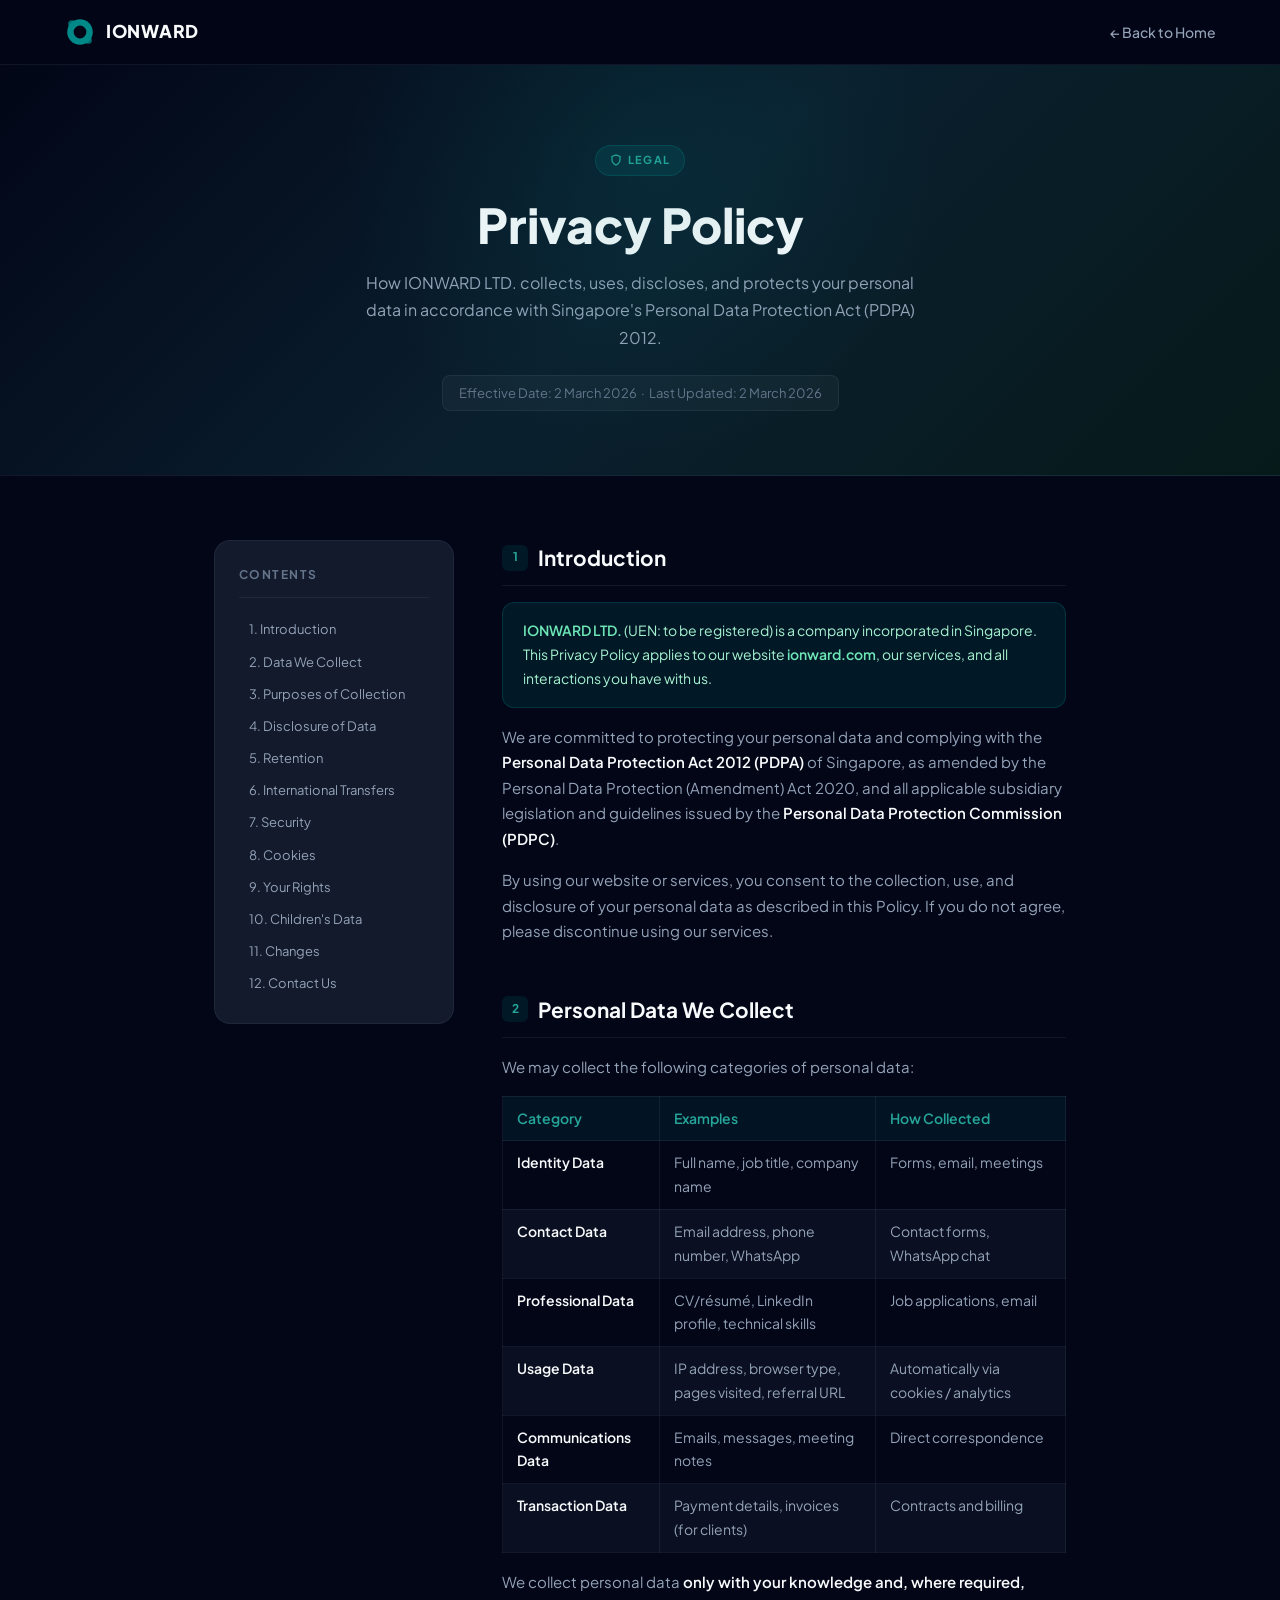
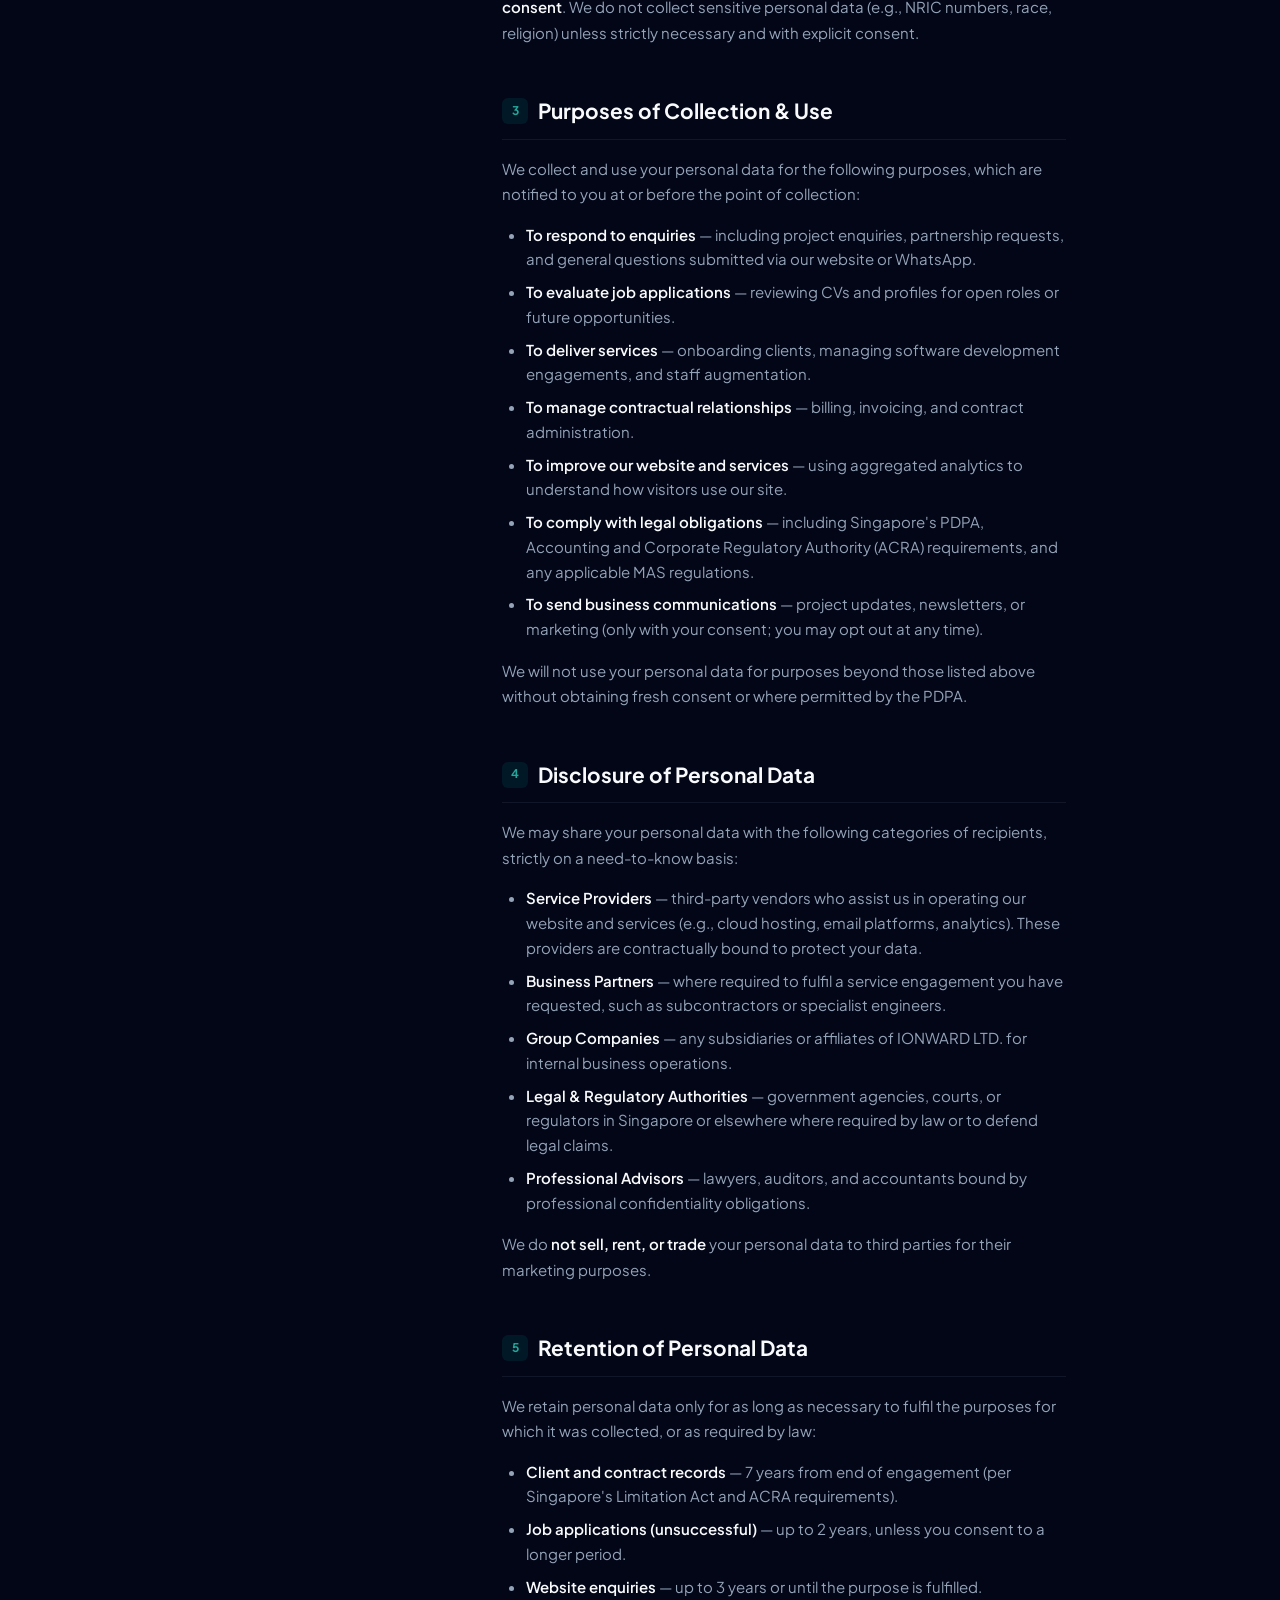
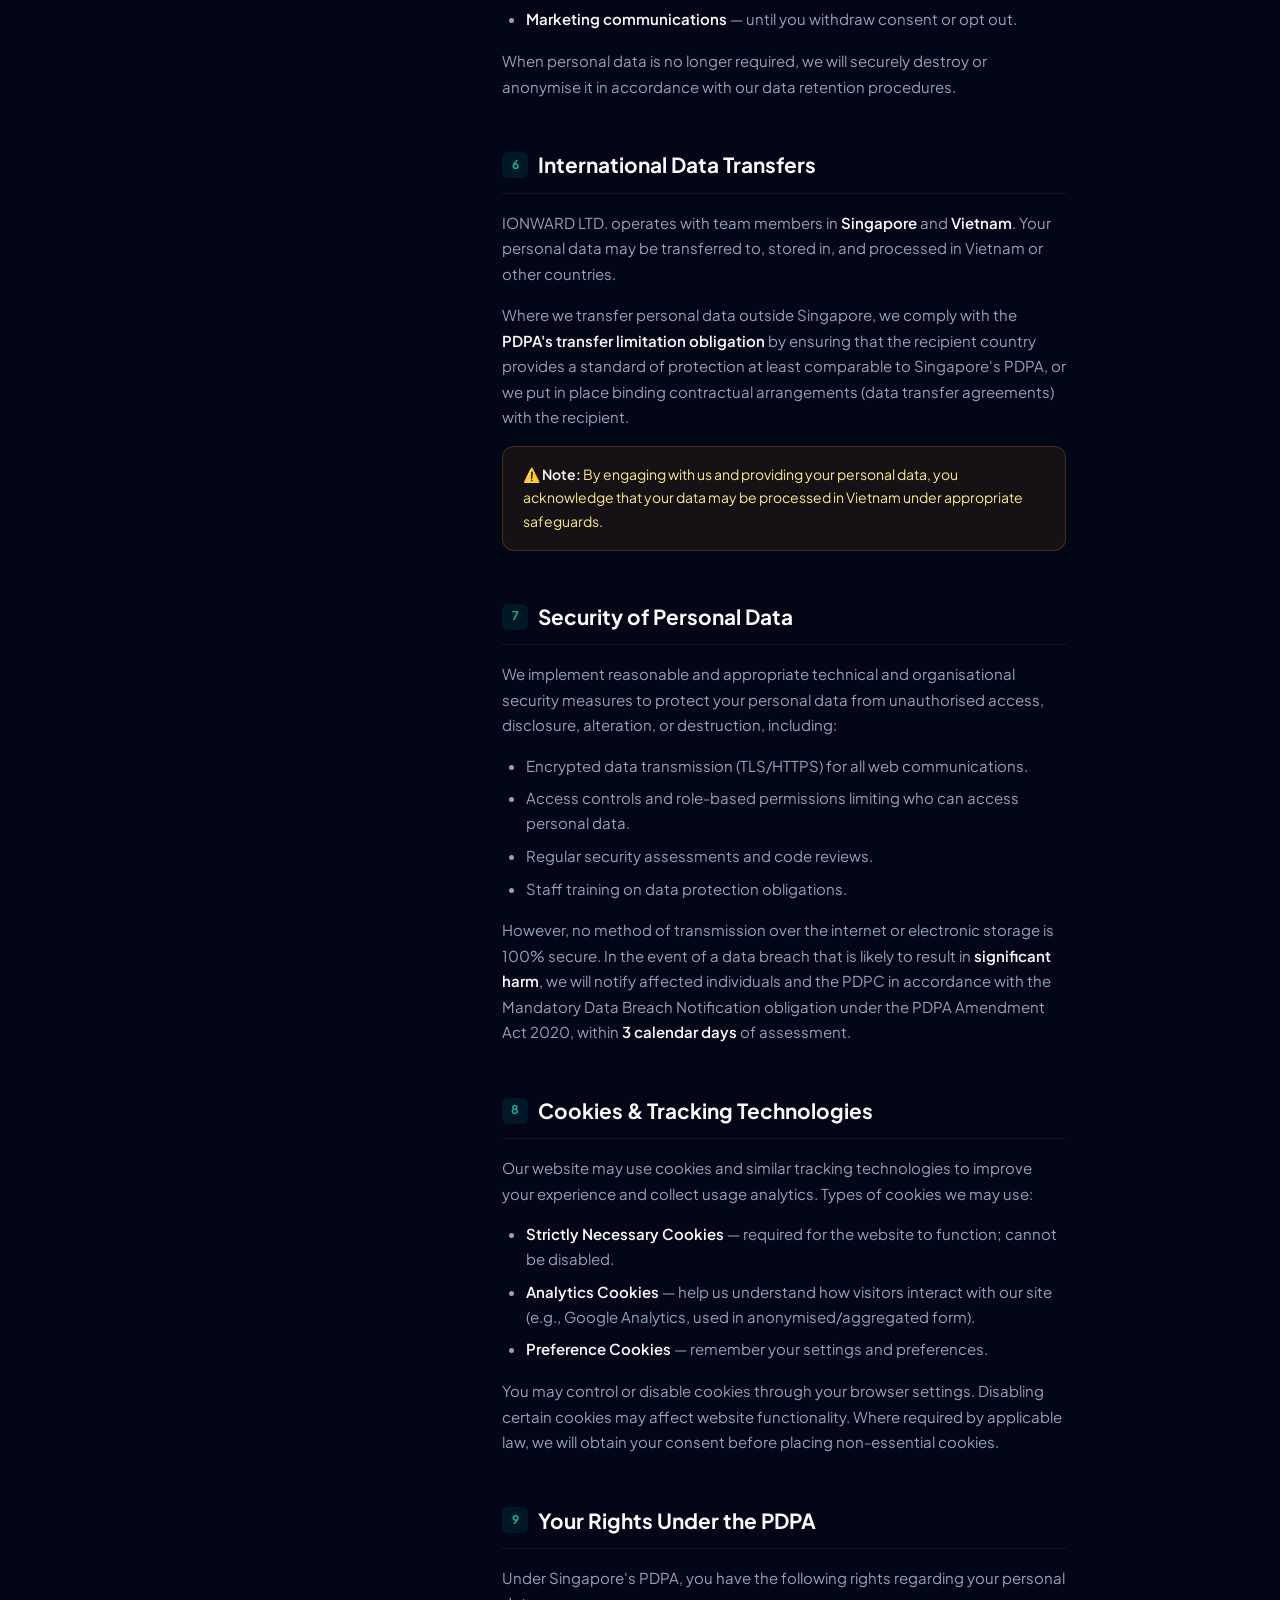
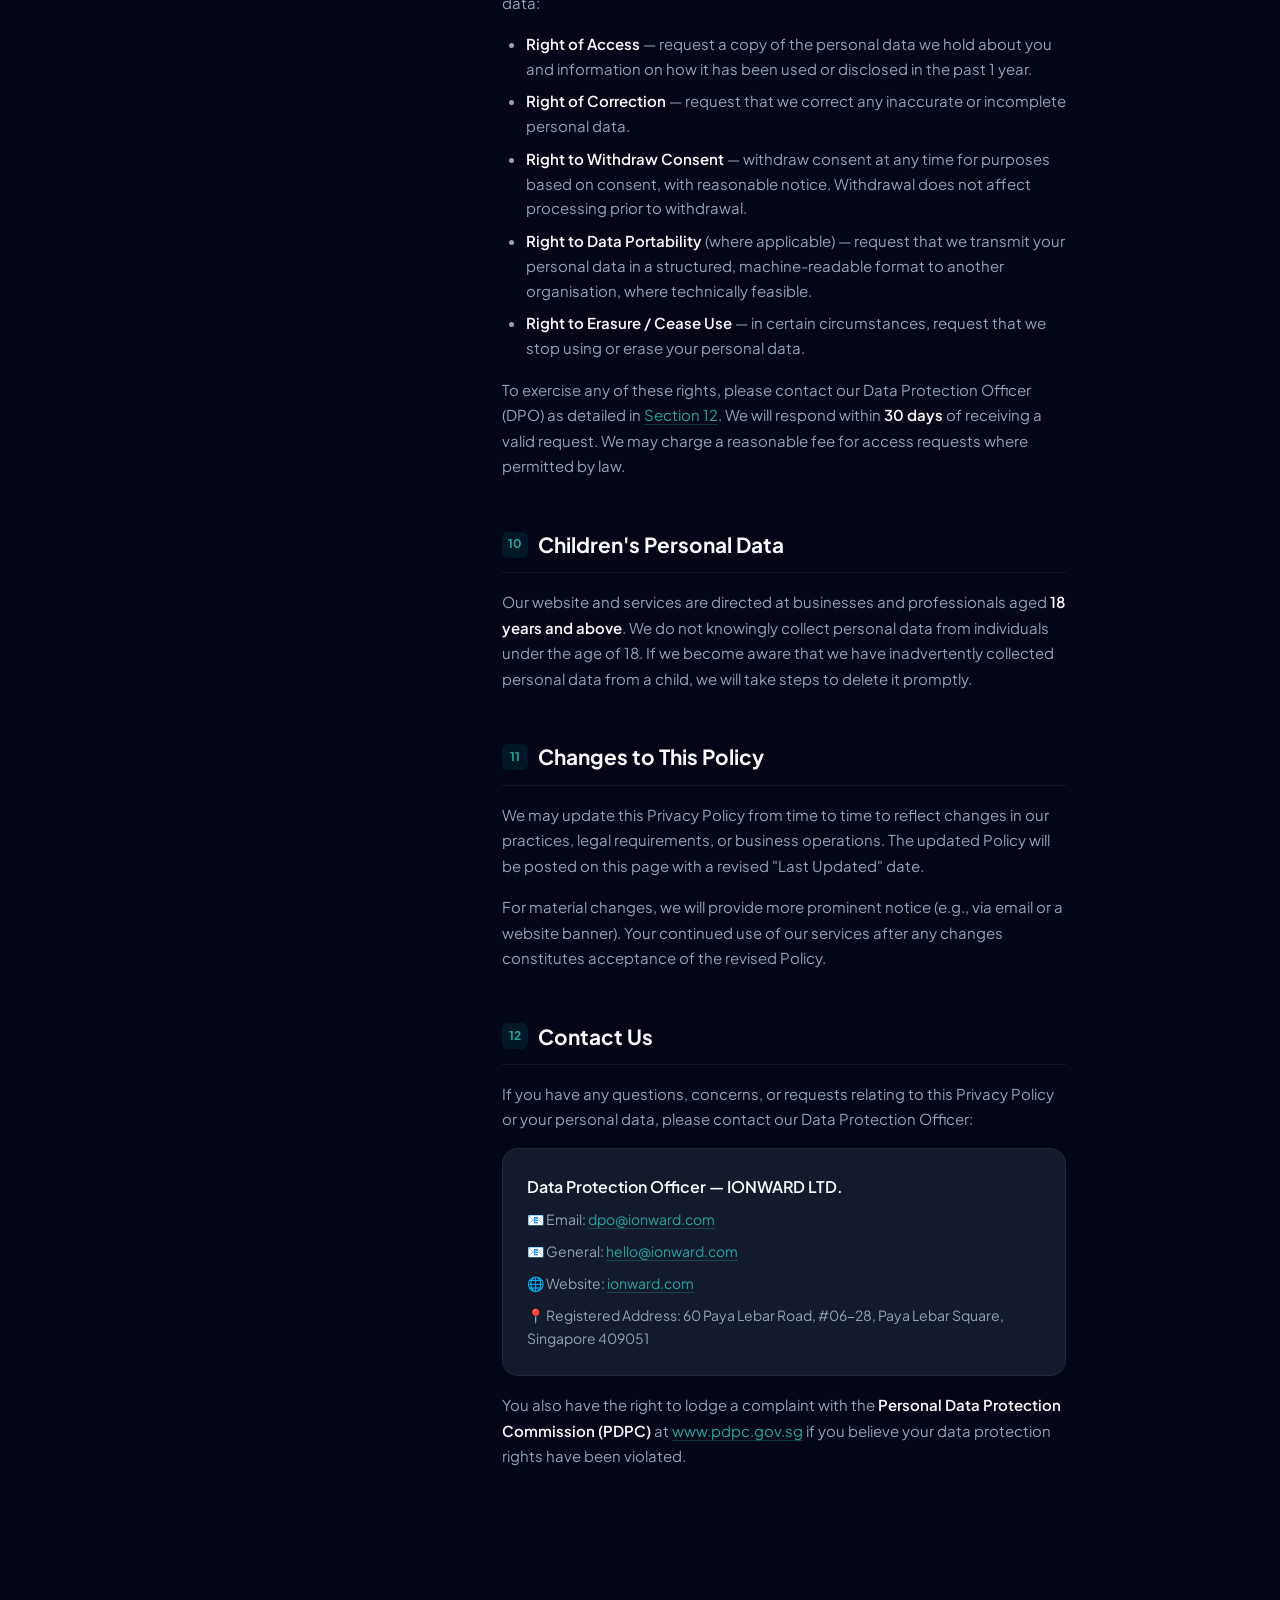
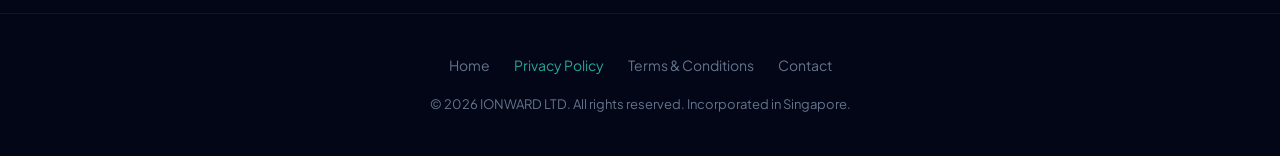
<file: privacy.html>
<!DOCTYPE html>
<html lang="en">
<head>
  <meta charset="UTF-8" />
  <meta name="viewport" content="width=device-width, initial-scale=1.0" />
  <title>Privacy Policy | IONWARD LTD.</title>
  <meta name="description" content="Privacy Policy for IONWARD LTD. — how we collect, use, and protect your personal data under Singapore's PDPA." />
  <meta name="robots" content="index, follow" />
  <link rel="canonical" href="https://ionward.com/privacy" />

  <!-- Open Graph -->
  <meta property="og:type" content="website" />
  <meta property="og:url" content="https://ionward.com/privacy" />
  <meta property="og:title" content="Privacy Policy | IONWARD LTD." />
  <meta property="og:description" content="How IONWARD LTD. collects, uses, and protects your personal data under Singapore's PDPA." />
  <meta property="og:site_name" content="IONWARD LTD." />

  <!-- Favicon -->
  <link rel="icon" type="image/svg+xml" href="data:image/svg+xml,%3Csvg xmlns='http://www.w3.org/2000/svg' viewBox='0 0 100 100'%3E%3Cpath d='M50 10 A40 40 0 1 0 50 90 A40 40 0 1 0 50 10 Z M50 30 A20 20 0 1 1 50 70 A20 20 0 1 1 50 30 Z' fill='%23008988'/%3E%3Ccircle cx='25' cy='25' r='12' fill='%23008988' opacity='0.8'/%3E%3Ccircle cx='75' cy='75' r='12' fill='%23008988' opacity='0.8'/%3E%3C/svg%3E" />

  <!-- Fonts -->
  <link rel="preconnect" href="https://fonts.googleapis.com">
  <link rel="preconnect" href="https://fonts.gstatic.com" crossorigin>
  <link href="https://fonts.googleapis.com/css2?family=Plus+Jakarta+Sans:wght@300;400;500;600;700;800&display=swap" rel="stylesheet">

  <style>
    *, *::before, *::after { box-sizing: border-box; margin: 0; padding: 0; }

    :root {
      --ion: #008988;
      --ion-light: #26A69A;
      --ion-glow: rgba(0,137,136,0.15);
      --bg-dark: #0f172a;
      --bg-darker: #020617;
      --bg-card: rgba(30,41,59,0.6);
      --border: rgba(148,163,184,0.1);
      --text-primary: #f8fafc;
      --text-secondary: #94a3b8;
      --text-muted: #64748b;
    }

    html { scroll-behavior: smooth; }

    body {
      font-family: 'Plus Jakarta Sans', sans-serif;
      background: var(--bg-darker);
      color: var(--text-primary);
      line-height: 1.7;
      min-height: 100vh;
    }

    /* ── Scrollbar ── */
    ::-webkit-scrollbar { width: 8px; }
    ::-webkit-scrollbar-track { background: #0f172a; }
    ::-webkit-scrollbar-thumb { background: #334155; border-radius: 4px; }
    ::-webkit-scrollbar-thumb:hover { background: #008988; }

    /* ── Header ── */
    .site-header {
      position: sticky;
      top: 0;
      z-index: 100;
      background: rgba(2,6,23,0.85);
      backdrop-filter: blur(16px);
      -webkit-backdrop-filter: blur(16px);
      border-bottom: 1px solid var(--border);
    }

    .header-inner {
      max-width: 1200px;
      margin: 0 auto;
      padding: 0 1.5rem;
      height: 64px;
      display: flex;
      align-items: center;
      justify-content: space-between;
    }

    .logo-link {
      display: flex;
      align-items: center;
      gap: 10px;
      text-decoration: none;
      color: var(--text-primary);
      font-weight: 800;
      font-size: 1.1rem;
      letter-spacing: 0.04em;
    }

    .logo-link svg { flex-shrink: 0; }

    .nav-links {
      display: flex;
      gap: 1.5rem;
      list-style: none;
    }

    .nav-links a {
      color: var(--text-secondary);
      text-decoration: none;
      font-size: 0.875rem;
      font-weight: 500;
      transition: color 0.2s;
    }

    .nav-links a:hover { color: var(--ion-light); }

    /* ── Hero Banner ── */
    .page-hero {
      background: linear-gradient(135deg, #020617 0%, #0a1f2e 50%, #061a1a 100%);
      border-bottom: 1px solid var(--border);
      padding: 5rem 1.5rem 4rem;
      text-align: center;
      position: relative;
      overflow: hidden;
    }

    .page-hero::before {
      content: '';
      position: absolute;
      top: -50%;
      left: 50%;
      transform: translateX(-50%);
      width: 600px;
      height: 600px;
      background: radial-gradient(circle, rgba(0,137,136,0.12) 0%, transparent 70%);
      pointer-events: none;
    }

    .page-hero-badge {
      display: inline-flex;
      align-items: center;
      gap: 6px;
      background: var(--ion-glow);
      color: var(--ion-light);
      border: 1px solid rgba(0,137,136,0.25);
      padding: 5px 14px;
      border-radius: 9999px;
      font-size: 11px;
      font-weight: 700;
      letter-spacing: 0.1em;
      text-transform: uppercase;
      margin-bottom: 1.25rem;
    }

    .page-hero h1 {
      font-size: clamp(2rem, 5vw, 3rem);
      font-weight: 800;
      color: var(--text-primary);
      margin-bottom: 1rem;
      line-height: 1.2;
    }

    .page-hero p {
      color: var(--text-secondary);
      font-size: 1rem;
      max-width: 560px;
      margin: 0 auto;
    }

    .effective-date {
      margin-top: 1.5rem;
      display: inline-block;
      background: rgba(148,163,184,0.06);
      border: 1px solid var(--border);
      border-radius: 8px;
      padding: 6px 16px;
      font-size: 0.8125rem;
      color: var(--text-muted);
    }

    /* ── Layout ── */
    .content-wrapper {
      max-width: 900px;
      margin: 0 auto;
      padding: 4rem 1.5rem 6rem;
      display: grid;
      grid-template-columns: 240px 1fr;
      gap: 3rem;
      align-items: start;
    }

    /* ── Sidebar TOC ── */
    .toc {
      position: sticky;
      top: 88px;
      background: var(--bg-card);
      border: 1px solid var(--border);
      border-radius: 16px;
      padding: 1.5rem;
      backdrop-filter: blur(8px);
    }

    .toc-title {
      font-size: 0.75rem;
      font-weight: 700;
      letter-spacing: 0.12em;
      text-transform: uppercase;
      color: var(--text-muted);
      margin-bottom: 1rem;
      padding-bottom: 0.75rem;
      border-bottom: 1px solid var(--border);
    }

    .toc-list {
      list-style: none;
      display: flex;
      flex-direction: column;
      gap: 2px;
    }

    .toc-list a {
      display: block;
      padding: 6px 10px;
      border-radius: 8px;
      color: var(--text-secondary);
      font-size: 0.8125rem;
      text-decoration: none;
      transition: all 0.2s;
      line-height: 1.4;
    }

    .toc-list a:hover {
      background: var(--ion-glow);
      color: var(--ion-light);
    }

    /* ── Document Body ── */
    .doc-body section {
      margin-bottom: 3rem;
    }

    .doc-body h2 {
      font-size: 1.3rem;
      font-weight: 700;
      color: var(--text-primary);
      margin-bottom: 1rem;
      padding-bottom: 0.625rem;
      border-bottom: 1px solid var(--border);
      display: flex;
      align-items: center;
      gap: 10px;
    }

    .section-num {
      display: inline-flex;
      align-items: center;
      justify-content: center;
      width: 26px;
      height: 26px;
      background: var(--ion-glow);
      color: var(--ion-light);
      border-radius: 6px;
      font-size: 0.75rem;
      font-weight: 700;
      flex-shrink: 0;
    }

    .doc-body p {
      color: var(--text-secondary);
      margin-bottom: 1rem;
      font-size: 0.9375rem;
    }

    .doc-body ul, .doc-body ol {
      padding-left: 1.5rem;
      margin-bottom: 1rem;
    }

    .doc-body li {
      color: var(--text-secondary);
      font-size: 0.9375rem;
      margin-bottom: 0.5rem;
      line-height: 1.65;
    }

    .doc-body strong {
      color: var(--text-primary);
      font-weight: 600;
    }

    .doc-body a {
      color: var(--ion-light);
      text-decoration: none;
      border-bottom: 1px solid rgba(38,166,154,0.3);
      transition: border-color 0.2s;
    }

    .doc-body a:hover { border-color: var(--ion-light); }

    /* Info box */
    .info-box {
      background: var(--ion-glow);
      border: 1px solid rgba(0,137,136,0.25);
      border-radius: 12px;
      padding: 1rem 1.25rem;
      margin-bottom: 1rem;
    }

    .info-box p {
      color: #a7f3d0;
      margin-bottom: 0;
      font-size: 0.875rem;
    }

    .info-box strong { color: #6ee7b7; }

    /* Warning box */
    .warn-box {
      background: rgba(245,158,11,0.08);
      border: 1px solid rgba(245,158,11,0.2);
      border-radius: 12px;
      padding: 1rem 1.25rem;
      margin-bottom: 1rem;
    }

    .warn-box p {
      color: #fde68a;
      margin-bottom: 0;
      font-size: 0.875rem;
    }

    /* Data table */
    .data-table {
      width: 100%;
      border-collapse: collapse;
      margin-bottom: 1rem;
      font-size: 0.875rem;
    }

    .data-table th {
      background: rgba(0,137,136,0.1);
      color: var(--ion-light);
      font-weight: 600;
      text-align: left;
      padding: 10px 14px;
      border: 1px solid var(--border);
    }

    .data-table td {
      color: var(--text-secondary);
      padding: 10px 14px;
      border: 1px solid var(--border);
      vertical-align: top;
    }

    .data-table tr:nth-child(even) td { background: rgba(30,41,59,0.3); }

    /* Contact card */
    .contact-card {
      background: var(--bg-card);
      border: 1px solid var(--border);
      border-radius: 16px;
      padding: 1.5rem;
      display: flex;
      flex-direction: column;
      gap: 0.5rem;
    }

    .contact-card strong { color: var(--text-primary); font-size: 1rem; }
    .contact-card span { color: var(--text-secondary); font-size: 0.875rem; }
    .contact-card a { color: var(--ion-light); }

    /* ── Footer ── */
    .site-footer {
      background: #020617;
      border-top: 1px solid var(--border);
      padding: 2.5rem 1.5rem;
      text-align: center;
    }

    .footer-inner {
      max-width: 900px;
      margin: 0 auto;
      display: flex;
      flex-direction: column;
      align-items: center;
      gap: 1rem;
    }

    .footer-links {
      display: flex;
      gap: 1.5rem;
      flex-wrap: wrap;
      justify-content: center;
    }

    .footer-links a {
      color: var(--text-muted);
      text-decoration: none;
      font-size: 0.875rem;
      transition: color 0.2s;
    }

    .footer-links a:hover { color: var(--ion-light); }
    .footer-links a.active { color: var(--ion-light); }

    .footer-copy {
      color: var(--text-muted);
      font-size: 0.8125rem;
    }

    /* ── Responsive ── */
    @media (max-width: 768px) {
      .content-wrapper {
        grid-template-columns: 1fr;
      }
      .toc {
        position: static;
      }
      .nav-links { display: none; }
    }
  </style>
</head>
<body>

  <!-- ── Header ── -->
  <header class="site-header">
    <div class="header-inner">
      <a href="/" class="logo-link">
        <svg width="32" height="32" viewBox="0 0 100 100" fill="none" xmlns="http://www.w3.org/2000/svg">
          <path d="M50 10 A40 40 0 1 0 50 90 A40 40 0 1 0 50 10 Z M50 30 A20 20 0 1 1 50 70 A20 20 0 1 1 50 30 Z" fill="#008988"/>
          <circle cx="25" cy="25" r="12" fill="#008988" opacity="0.8"/>
          <circle cx="75" cy="75" r="12" fill="#008988" opacity="0.8"/>
        </svg>
        IONWARD
      </a>
      <nav>
        <ul class="nav-links">
          <li><a href="/">← Back to Home</a></li>
        </ul>
      </nav>
    </div>
  </header>

  <!-- ── Hero ── -->
  <div class="page-hero">
    <div class="page-hero-badge">
      <svg width="12" height="12" viewBox="0 0 24 24" fill="none" stroke="currentColor" stroke-width="2.5"><path d="M12 22s8-4 8-10V5l-8-3-8 3v7c0 6 8 10 8 10z"/></svg>
      Legal
    </div>
    <h1>Privacy Policy</h1>
    <p>How IONWARD LTD. collects, uses, discloses, and protects your personal data in accordance with Singapore's Personal Data Protection Act (PDPA) 2012.</p>
    <span class="effective-date">Effective Date: 2 March 2026 &nbsp;·&nbsp; Last Updated: 2 March 2026</span>
  </div>

  <!-- ── Main ── -->
  <main class="content-wrapper">

    <!-- TOC -->
    <aside class="toc">
      <div class="toc-title">Contents</div>
      <ul class="toc-list">
        <li><a href="#intro">1. Introduction</a></li>
        <li><a href="#data-collected">2. Data We Collect</a></li>
        <li><a href="#purposes">3. Purposes of Collection</a></li>
        <li><a href="#disclosure">4. Disclosure of Data</a></li>
        <li><a href="#retention">5. Retention</a></li>
        <li><a href="#transfers">6. International Transfers</a></li>
        <li><a href="#security">7. Security</a></li>
        <li><a href="#cookies">8. Cookies</a></li>
        <li><a href="#rights">9. Your Rights</a></li>
        <li><a href="#children">10. Children's Data</a></li>
        <li><a href="#changes">11. Changes</a></li>
        <li><a href="#contact">12. Contact Us</a></li>
      </ul>
    </aside>

    <!-- Document -->
    <article class="doc-body">

      <section id="intro">
        <h2><span class="section-num">1</span> Introduction</h2>
        <div class="info-box">
          <p><strong>IONWARD LTD.</strong> (UEN: to be registered) is a company incorporated in Singapore. This Privacy Policy applies to our website <strong>ionward.com</strong>, our services, and all interactions you have with us.</p>
        </div>
        <p>We are committed to protecting your personal data and complying with the <strong>Personal Data Protection Act 2012 (PDPA)</strong> of Singapore, as amended by the Personal Data Protection (Amendment) Act 2020, and all applicable subsidiary legislation and guidelines issued by the <strong>Personal Data Protection Commission (PDPC)</strong>.</p>
        <p>By using our website or services, you consent to the collection, use, and disclosure of your personal data as described in this Policy. If you do not agree, please discontinue using our services.</p>
      </section>

      <section id="data-collected">
        <h2><span class="section-num">2</span> Personal Data We Collect</h2>
        <p>We may collect the following categories of personal data:</p>
        <table class="data-table">
          <thead>
            <tr>
              <th>Category</th>
              <th>Examples</th>
              <th>How Collected</th>
            </tr>
          </thead>
          <tbody>
            <tr>
              <td><strong>Identity Data</strong></td>
              <td>Full name, job title, company name</td>
              <td>Forms, email, meetings</td>
            </tr>
            <tr>
              <td><strong>Contact Data</strong></td>
              <td>Email address, phone number, WhatsApp</td>
              <td>Contact forms, WhatsApp chat</td>
            </tr>
            <tr>
              <td><strong>Professional Data</strong></td>
              <td>CV/résumé, LinkedIn profile, technical skills</td>
              <td>Job applications, email</td>
            </tr>
            <tr>
              <td><strong>Usage Data</strong></td>
              <td>IP address, browser type, pages visited, referral URL</td>
              <td>Automatically via cookies / analytics</td>
            </tr>
            <tr>
              <td><strong>Communications Data</strong></td>
              <td>Emails, messages, meeting notes</td>
              <td>Direct correspondence</td>
            </tr>
            <tr>
              <td><strong>Transaction Data</strong></td>
              <td>Payment details, invoices (for clients)</td>
              <td>Contracts and billing</td>
            </tr>
          </tbody>
        </table>
        <p>We collect personal data <strong>only with your knowledge and, where required, consent</strong>. We do not collect sensitive personal data (e.g., NRIC numbers, race, religion) unless strictly necessary and with explicit consent.</p>
      </section>

      <section id="purposes">
        <h2><span class="section-num">3</span> Purposes of Collection &amp; Use</h2>
        <p>We collect and use your personal data for the following purposes, which are notified to you at or before the point of collection:</p>
        <ul>
          <li><strong>To respond to enquiries</strong> — including project enquiries, partnership requests, and general questions submitted via our website or WhatsApp.</li>
          <li><strong>To evaluate job applications</strong> — reviewing CVs and profiles for open roles or future opportunities.</li>
          <li><strong>To deliver services</strong> — onboarding clients, managing software development engagements, and staff augmentation.
          </li>
          <li><strong>To manage contractual relationships</strong> — billing, invoicing, and contract administration.</li>
          <li><strong>To improve our website and services</strong> — using aggregated analytics to understand how visitors use our site.</li>
          <li><strong>To comply with legal obligations</strong> — including Singapore's PDPA, Accounting and Corporate Regulatory Authority (ACRA) requirements, and any applicable MAS regulations.</li>
          <li><strong>To send business communications</strong> — project updates, newsletters, or marketing (only with your consent; you may opt out at any time).</li>
        </ul>
        <p>We will not use your personal data for purposes beyond those listed above without obtaining fresh consent or where permitted by the PDPA.</p>
      </section>

      <section id="disclosure">
        <h2><span class="section-num">4</span> Disclosure of Personal Data</h2>
        <p>We may share your personal data with the following categories of recipients, strictly on a need-to-know basis:</p>
        <ul>
          <li><strong>Service Providers</strong> — third-party vendors who assist us in operating our website and services (e.g., cloud hosting, email platforms, analytics). These providers are contractually bound to protect your data.</li>
          <li><strong>Business Partners</strong> — where required to fulfil a service engagement you have requested, such as subcontractors or specialist engineers.</li>
          <li><strong>Group Companies</strong> — any subsidiaries or affiliates of IONWARD LTD. for internal business operations.</li>
          <li><strong>Legal &amp; Regulatory Authorities</strong> — government agencies, courts, or regulators in Singapore or elsewhere where required by law or to defend legal claims.</li>
          <li><strong>Professional Advisors</strong> — lawyers, auditors, and accountants bound by professional confidentiality obligations.</li>
        </ul>
        <p>We do <strong>not sell, rent, or trade</strong> your personal data to third parties for their marketing purposes.</p>
      </section>

      <section id="retention">
        <h2><span class="section-num">5</span> Retention of Personal Data</h2>
        <p>We retain personal data only for as long as necessary to fulfil the purposes for which it was collected, or as required by law:</p>
        <ul>
          <li><strong>Client and contract records</strong> — 7 years from end of engagement (per Singapore's Limitation Act and ACRA requirements).</li>
          <li><strong>Job applications (unsuccessful)</strong> — up to 2 years, unless you consent to a longer period.</li>
          <li><strong>Website enquiries</strong> — up to 3 years or until the purpose is fulfilled.</li>
          <li><strong>Marketing communications</strong> — until you withdraw consent or opt out.</li>
        </ul>
        <p>When personal data is no longer required, we will securely destroy or anonymise it in accordance with our data retention procedures.</p>
      </section>

      <section id="transfers">
        <h2><span class="section-num">6</span> International Data Transfers</h2>
        <p>IONWARD LTD. operates with team members in <strong>Singapore</strong> and <strong>Vietnam</strong>. Your personal data may be transferred to, stored in, and processed in Vietnam or other countries.</p>
        <p>Where we transfer personal data outside Singapore, we comply with the <strong>PDPA's transfer limitation obligation</strong> by ensuring that the recipient country provides a standard of protection at least comparable to Singapore's PDPA, or we put in place binding contractual arrangements (data transfer agreements) with the recipient.</p>
        <div class="warn-box">
          <p>⚠️ <strong>Note:</strong> By engaging with us and providing your personal data, you acknowledge that your data may be processed in Vietnam under appropriate safeguards.</p>
        </div>
      </section>

      <section id="security">
        <h2><span class="section-num">7</span> Security of Personal Data</h2>
        <p>We implement reasonable and appropriate technical and organisational security measures to protect your personal data from unauthorised access, disclosure, alteration, or destruction, including:</p>
        <ul>
          <li>Encrypted data transmission (TLS/HTTPS) for all web communications.</li>
          <li>Access controls and role-based permissions limiting who can access personal data.</li>
          <li>Regular security assessments and code reviews.</li>
          <li>Staff training on data protection obligations.</li>
        </ul>
        <p>However, no method of transmission over the internet or electronic storage is 100% secure. In the event of a data breach that is likely to result in <strong>significant harm</strong>, we will notify affected individuals and the PDPC in accordance with the Mandatory Data Breach Notification obligation under the PDPA Amendment Act 2020, within <strong>3 calendar days</strong> of assessment.</p>
      </section>

      <section id="cookies">
        <h2><span class="section-num">8</span> Cookies &amp; Tracking Technologies</h2>
        <p>Our website may use cookies and similar tracking technologies to improve your experience and collect usage analytics. Types of cookies we may use:</p>
        <ul>
          <li><strong>Strictly Necessary Cookies</strong> — required for the website to function; cannot be disabled.</li>
          <li><strong>Analytics Cookies</strong> — help us understand how visitors interact with our site (e.g., Google Analytics, used in anonymised/aggregated form).</li>
          <li><strong>Preference Cookies</strong> — remember your settings and preferences.</li>
        </ul>
        <p>You may control or disable cookies through your browser settings. Disabling certain cookies may affect website functionality. Where required by applicable law, we will obtain your consent before placing non-essential cookies.</p>
      </section>

      <section id="rights">
        <h2><span class="section-num">9</span> Your Rights Under the PDPA</h2>
        <p>Under Singapore's PDPA, you have the following rights regarding your personal data:</p>
        <ul>
          <li><strong>Right of Access</strong> — request a copy of the personal data we hold about you and information on how it has been used or disclosed in the past 1 year.</li>
          <li><strong>Right of Correction</strong> — request that we correct any inaccurate or incomplete personal data.</li>
          <li><strong>Right to Withdraw Consent</strong> — withdraw consent at any time for purposes based on consent, with reasonable notice. Withdrawal does not affect processing prior to withdrawal.</li>
          <li><strong>Right to Data Portability</strong> (where applicable) — request that we transmit your personal data in a structured, machine-readable format to another organisation, where technically feasible.</li>
          <li><strong>Right to Erasure / Cease Use</strong> — in certain circumstances, request that we stop using or erase your personal data.</li>
        </ul>
        <p>To exercise any of these rights, please contact our Data Protection Officer (DPO) as detailed in <a href="#contact">Section 12</a>. We will respond within <strong>30 days</strong> of receiving a valid request. We may charge a reasonable fee for access requests where permitted by law.</p>
      </section>

      <section id="children">
        <h2><span class="section-num">10</span> Children's Personal Data</h2>
        <p>Our website and services are directed at businesses and professionals aged <strong>18 years and above</strong>. We do not knowingly collect personal data from individuals under the age of 18. If we become aware that we have inadvertently collected personal data from a child, we will take steps to delete it promptly.</p>
      </section>

      <section id="changes">
        <h2><span class="section-num">11</span> Changes to This Policy</h2>
        <p>We may update this Privacy Policy from time to time to reflect changes in our practices, legal requirements, or business operations. The updated Policy will be posted on this page with a revised "Last Updated" date.</p>
        <p>For material changes, we will provide more prominent notice (e.g., via email or a website banner). Your continued use of our services after any changes constitutes acceptance of the revised Policy.</p>
      </section>

      <section id="contact">
        <h2><span class="section-num">12</span> Contact Us</h2>
        <p>If you have any questions, concerns, or requests relating to this Privacy Policy or your personal data, please contact our Data Protection Officer:</p>
        <div class="contact-card">
          <strong>Data Protection Officer — IONWARD LTD.</strong>
          <span>📧 Email: <a href="mailto:dpo@ionward.com">dpo@ionward.com</a></span>
          <span>📧 General: <a href="mailto:hello@ionward.com">hello@ionward.com</a></span>
          <span>🌐 Website: <a href="https://ionward.com">ionward.com</a></span>
          <span>📍 Registered Address: 60 Paya Lebar Road, #06-28, Paya Lebar Square, Singapore 409051</span>
        </div>
        <p style="margin-top:1rem;">You also have the right to lodge a complaint with the <strong>Personal Data Protection Commission (PDPC)</strong> at <a href="https://www.pdpc.gov.sg" target="_blank" rel="noopener">www.pdpc.gov.sg</a> if you believe your data protection rights have been violated.</p>
      </section>

    </article>
  </main>

  <!-- ── Footer ── -->
  <footer class="site-footer">
    <div class="footer-inner">
      <nav class="footer-links">
        <a href="/">Home</a>
        <a href="/privacy" class="active">Privacy Policy</a>
        <a href="/terms">Terms &amp; Conditions</a>
        <a href="mailto:hello@ionward.com">Contact</a>
      </nav>
      <p class="footer-copy">© 2026 IONWARD LTD. All rights reserved. Incorporated in Singapore.</p>
    </div>
  </footer>

  <script>
    (function () {
      var isLocal = window.location.hostname === 'localhost' || window.location.hostname === '127.0.0.1';
      if (isLocal) {
        var links = document.querySelectorAll('a');
        for (var i = 0; i < links.length; i++) {
          var href = links[i].getAttribute('href');
          if (href === '/privacy') {
            links[i].setAttribute('href', '/privacy.html');
          } else if (href === '/terms') {
            links[i].setAttribute('href', '/terms.html');
          }
        }
      }
    })();
  </script>
</body>
</html>
</file>
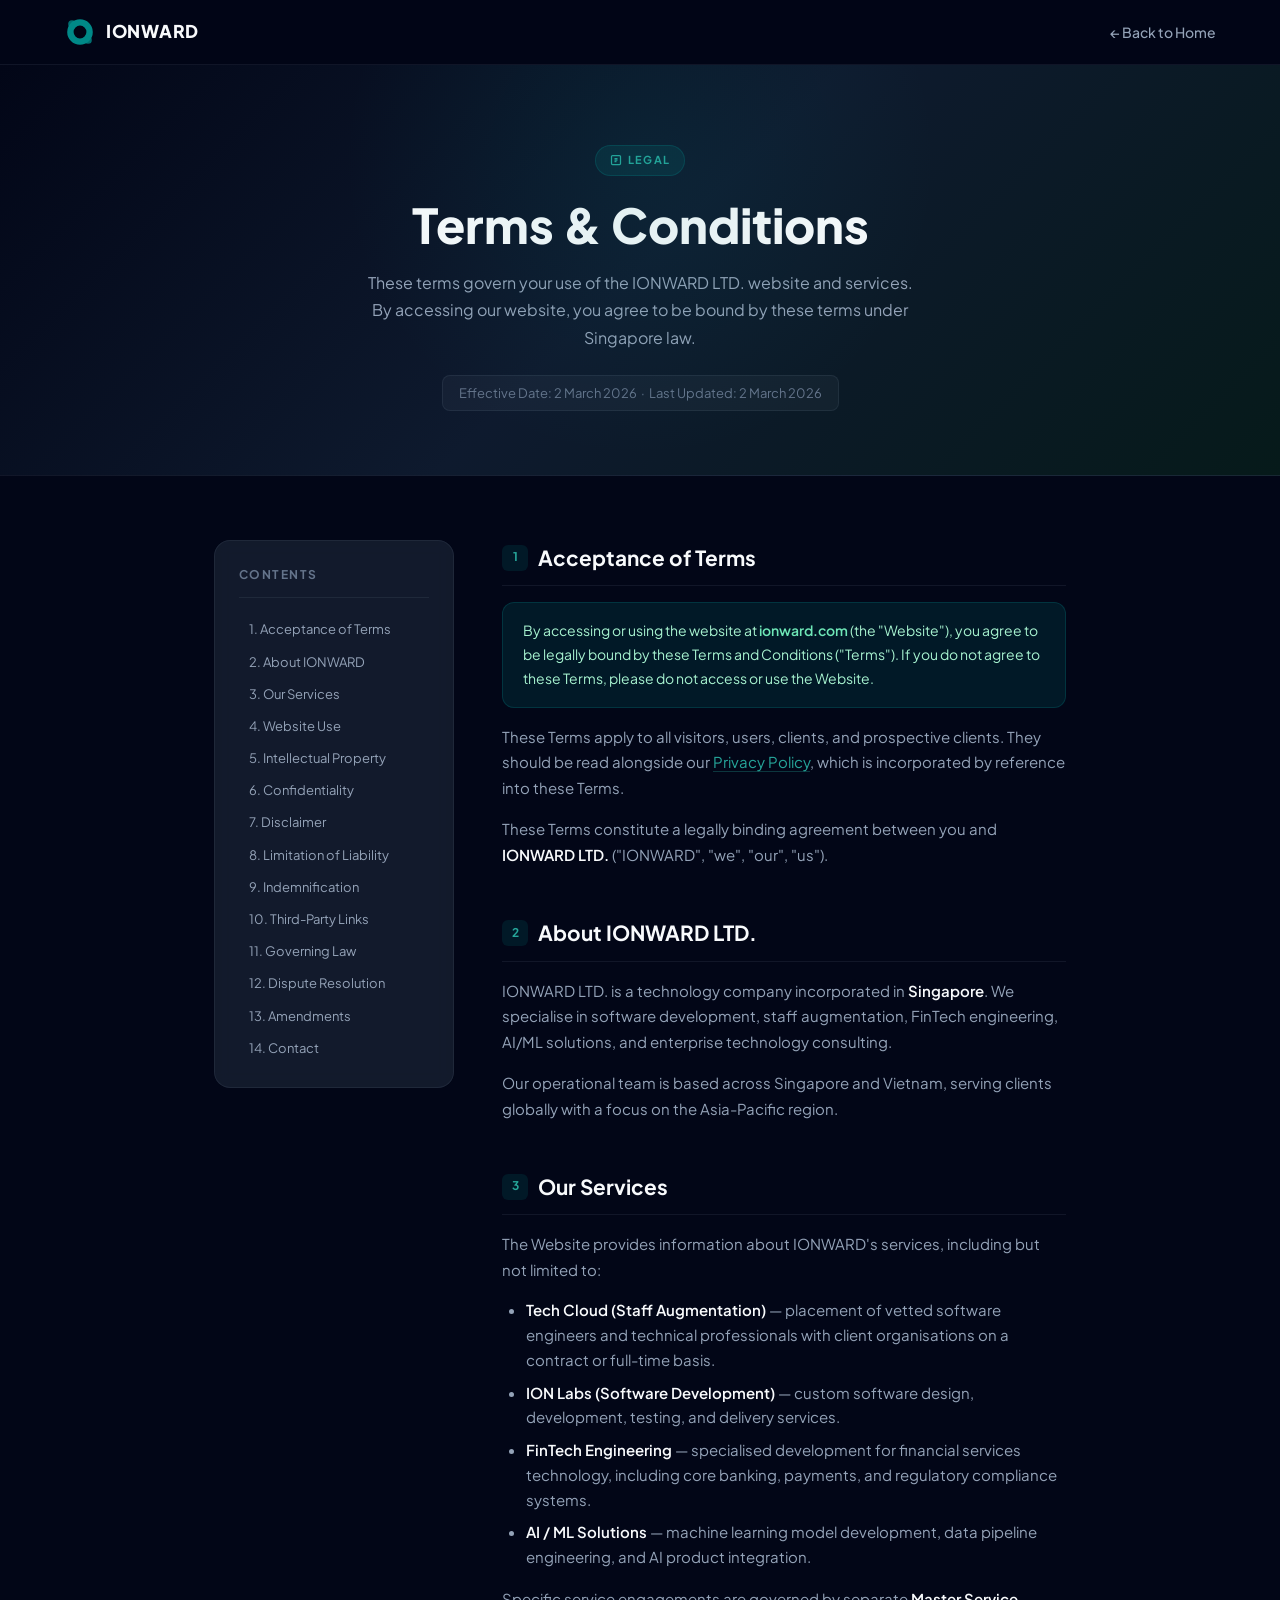
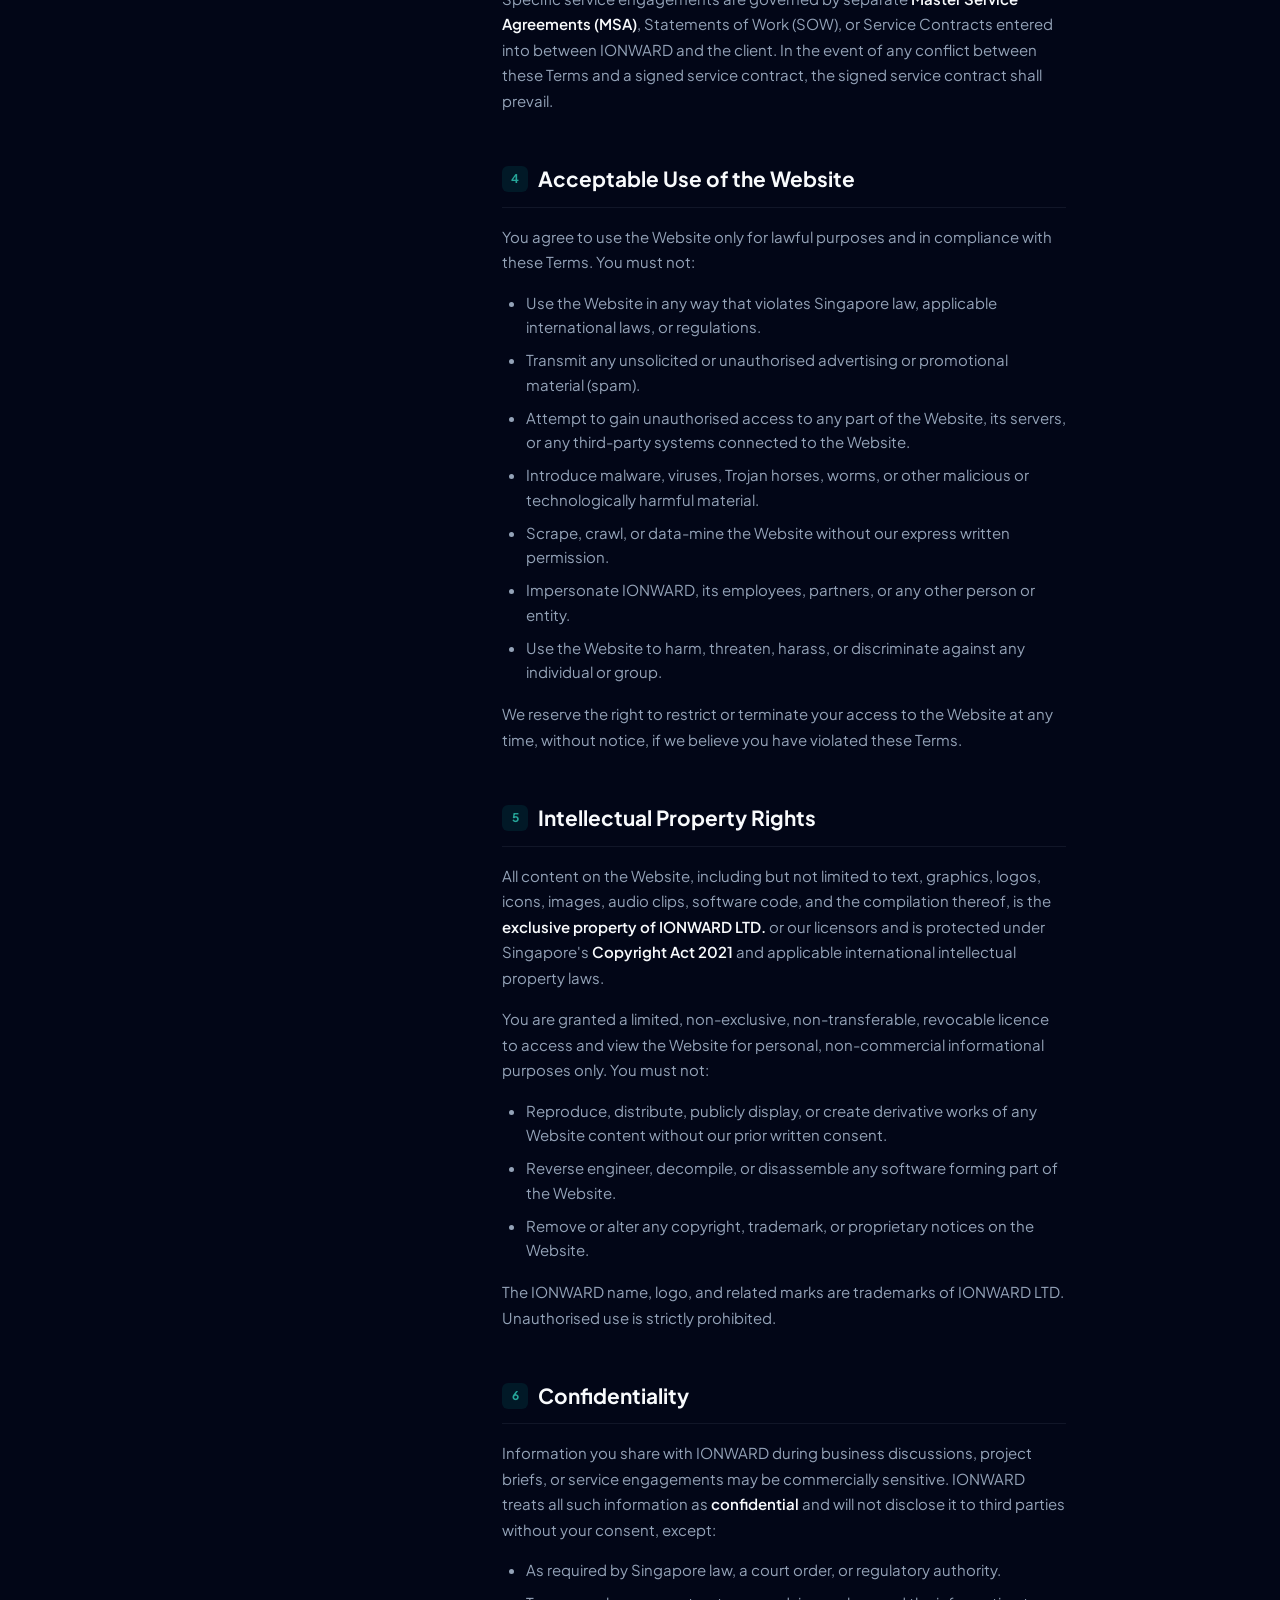
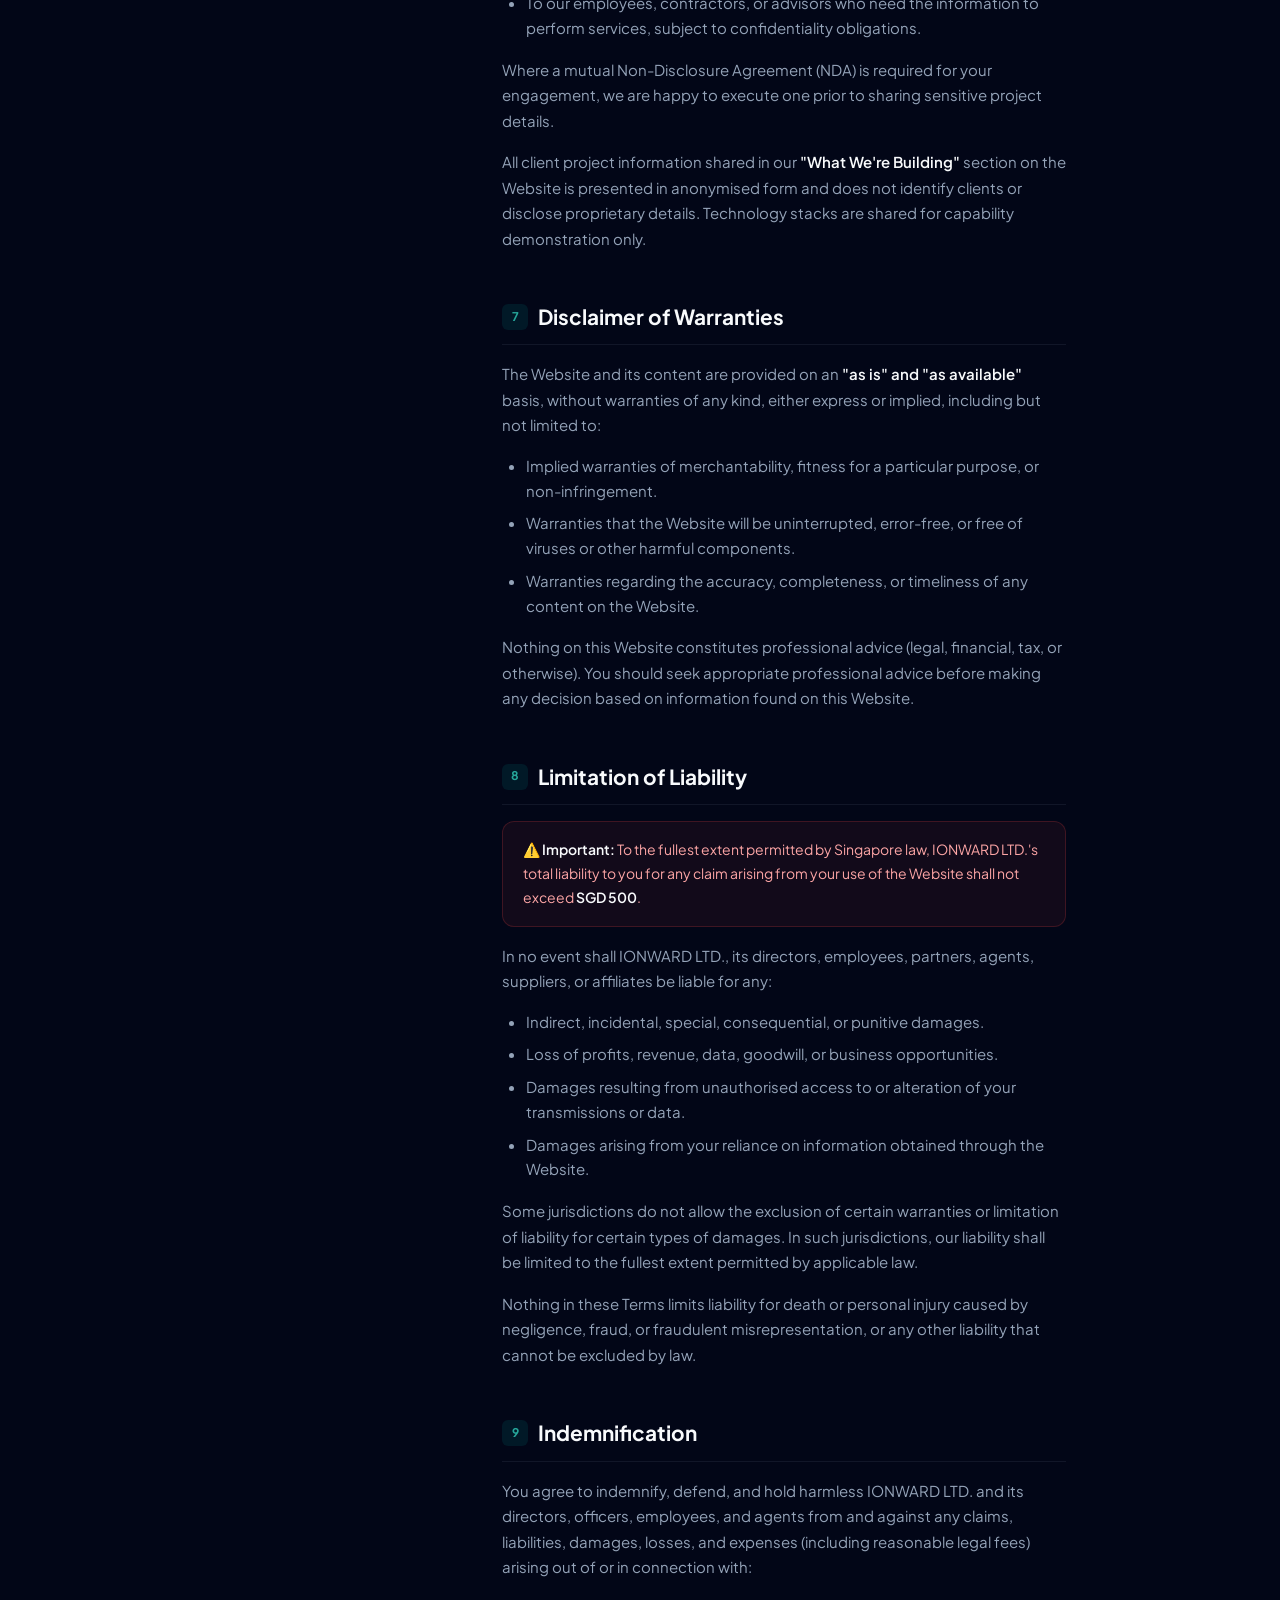
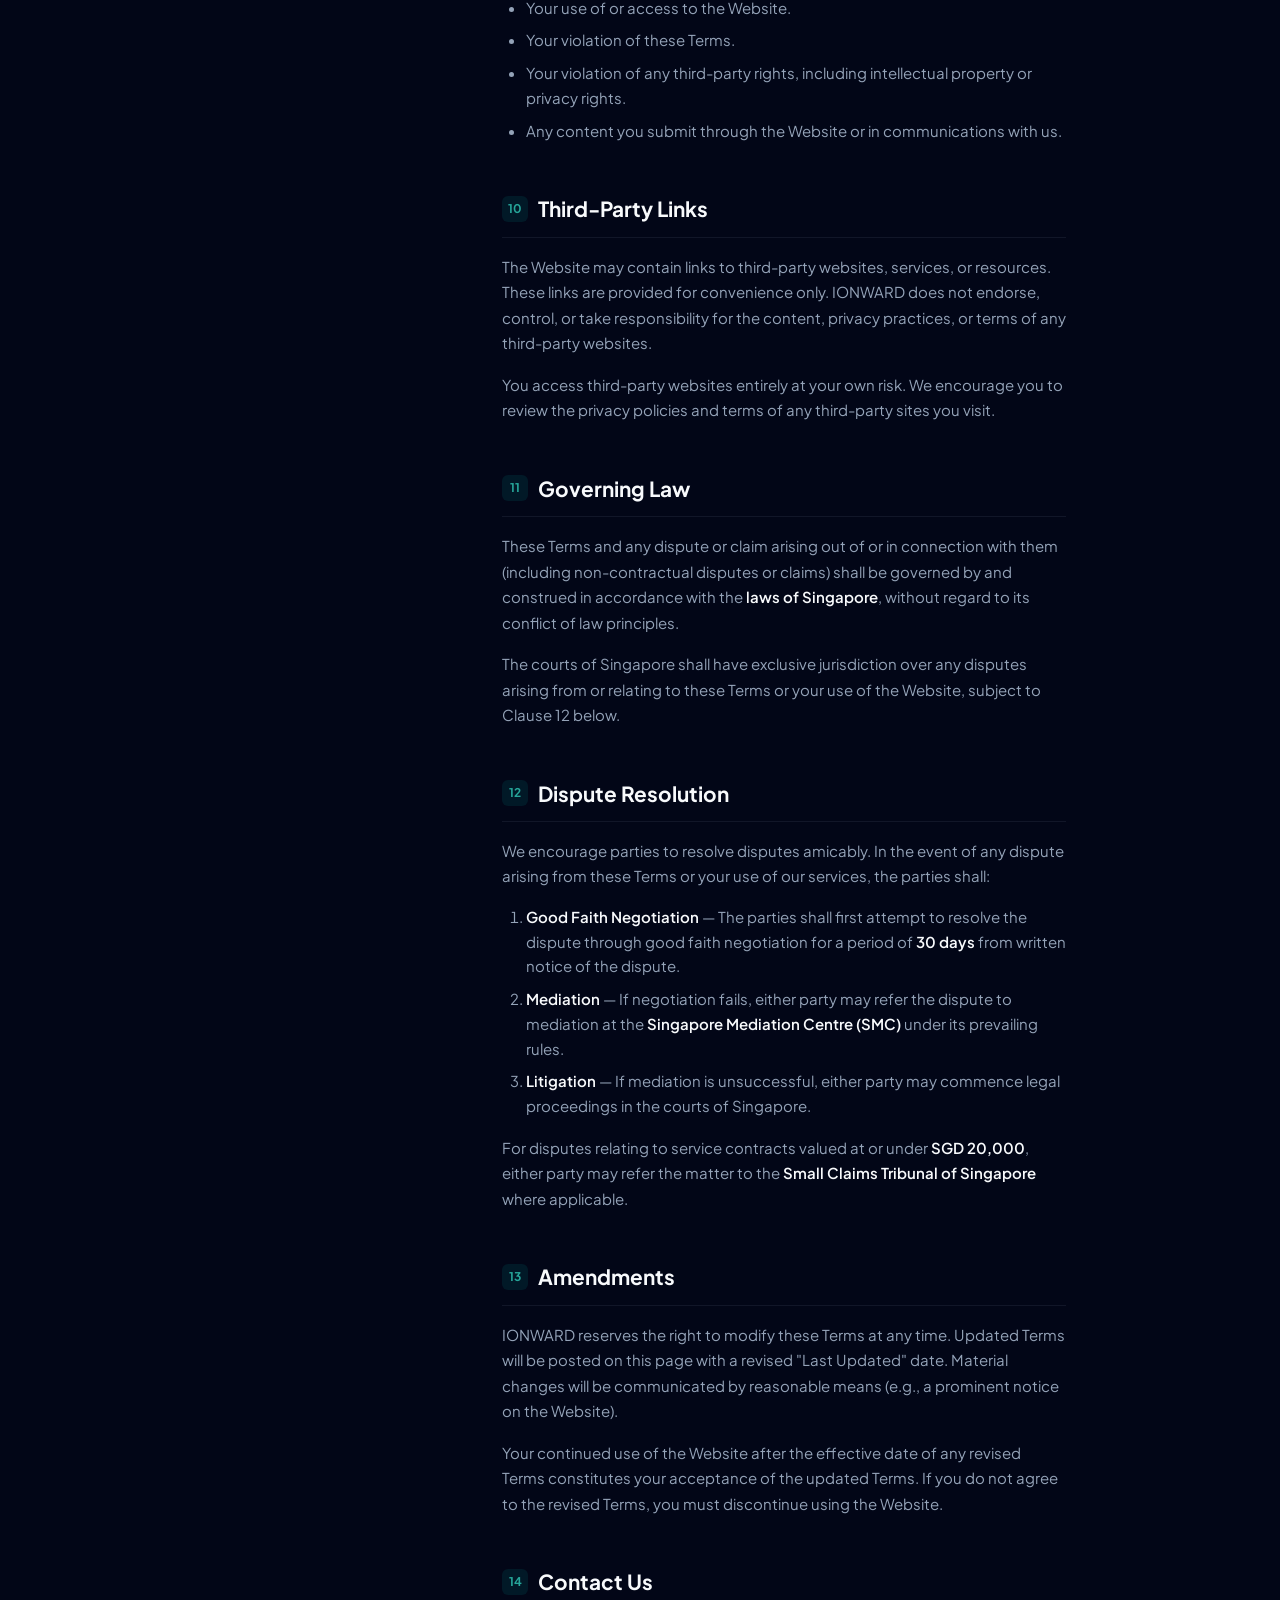
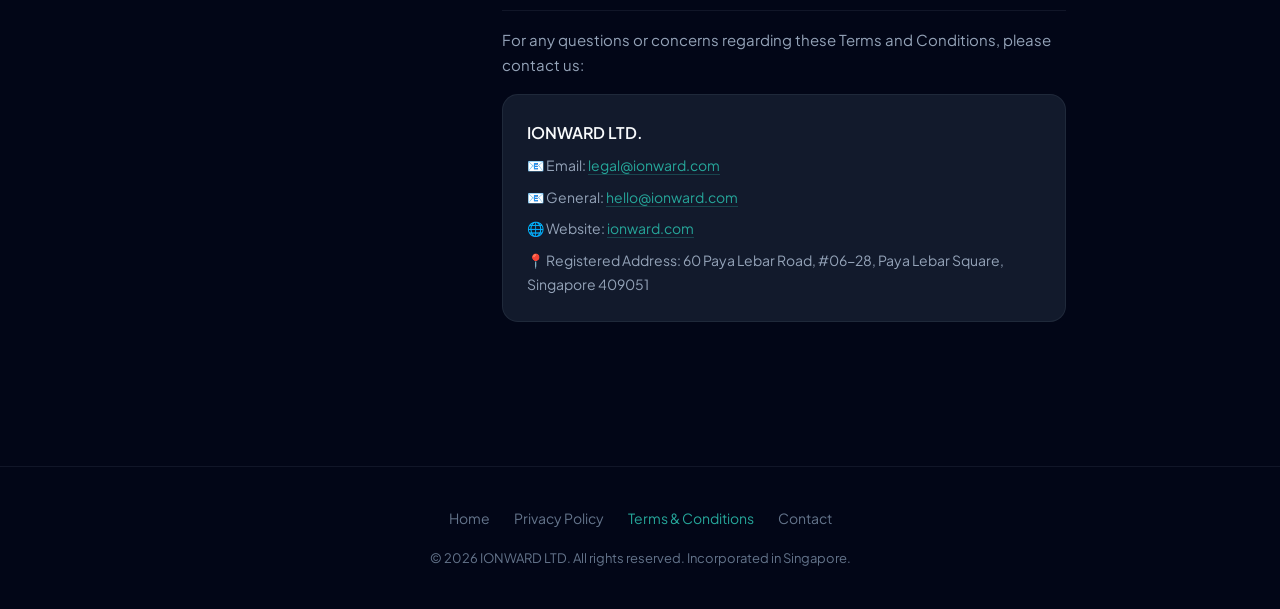
<file: terms.html>
<!DOCTYPE html>
<html lang="en">
<head>
  <meta charset="UTF-8" />
  <meta name="viewport" content="width=device-width, initial-scale=1.0" />
  <title>Terms &amp; Conditions | IONWARD LTD.</title>
  <meta name="description" content="Terms and Conditions for IONWARD LTD. — the rules governing use of ionward.com and our services under Singapore law." />
  <meta name="robots" content="index, follow" />
  <link rel="canonical" href="https://ionward.com/terms" />

  <!-- Open Graph -->
  <meta property="og:type" content="website" />
  <meta property="og:url" content="https://ionward.com/terms" />
  <meta property="og:title" content="Terms &amp; Conditions | IONWARD LTD." />
  <meta property="og:description" content="Terms and Conditions governing use of IONWARD LTD. website and services under Singapore law." />
  <meta property="og:site_name" content="IONWARD LTD." />

  <!-- Favicon -->
  <link rel="icon" type="image/svg+xml" href="data:image/svg+xml,%3Csvg xmlns='http://www.w3.org/2000/svg' viewBox='0 0 100 100'%3E%3Cpath d='M50 10 A40 40 0 1 0 50 90 A40 40 0 1 0 50 10 Z M50 30 A20 20 0 1 1 50 70 A20 20 0 1 1 50 30 Z' fill='%23008988'/%3E%3Ccircle cx='25' cy='25' r='12' fill='%23008988' opacity='0.8'/%3E%3Ccircle cx='75' cy='75' r='12' fill='%23008988' opacity='0.8'/%3E%3C/svg%3E" />

  <!-- Fonts -->
  <link rel="preconnect" href="https://fonts.googleapis.com">
  <link rel="preconnect" href="https://fonts.gstatic.com" crossorigin>
  <link href="https://fonts.googleapis.com/css2?family=Plus+Jakarta+Sans:wght@300;400;500;600;700;800&display=swap" rel="stylesheet">

  <style>
    *, *::before, *::after { box-sizing: border-box; margin: 0; padding: 0; }

    :root {
      --ion: #008988;
      --ion-light: #26A69A;
      --ion-glow: rgba(0,137,136,0.15);
      --bg-dark: #0f172a;
      --bg-darker: #020617;
      --bg-card: rgba(30,41,59,0.6);
      --border: rgba(148,163,184,0.1);
      --text-primary: #f8fafc;
      --text-secondary: #94a3b8;
      --text-muted: #64748b;
    }

    html { scroll-behavior: smooth; }

    body {
      font-family: 'Plus Jakarta Sans', sans-serif;
      background: var(--bg-darker);
      color: var(--text-primary);
      line-height: 1.7;
      min-height: 100vh;
    }

    ::-webkit-scrollbar { width: 8px; }
    ::-webkit-scrollbar-track { background: #0f172a; }
    ::-webkit-scrollbar-thumb { background: #334155; border-radius: 4px; }
    ::-webkit-scrollbar-thumb:hover { background: #008988; }

    /* ── Header ── */
    .site-header {
      position: sticky;
      top: 0;
      z-index: 100;
      background: rgba(2,6,23,0.85);
      backdrop-filter: blur(16px);
      -webkit-backdrop-filter: blur(16px);
      border-bottom: 1px solid var(--border);
    }

    .header-inner {
      max-width: 1200px;
      margin: 0 auto;
      padding: 0 1.5rem;
      height: 64px;
      display: flex;
      align-items: center;
      justify-content: space-between;
    }

    .logo-link {
      display: flex;
      align-items: center;
      gap: 10px;
      text-decoration: none;
      color: var(--text-primary);
      font-weight: 800;
      font-size: 1.1rem;
      letter-spacing: 0.04em;
    }

    .nav-links {
      display: flex;
      gap: 1.5rem;
      list-style: none;
    }

    .nav-links a {
      color: var(--text-secondary);
      text-decoration: none;
      font-size: 0.875rem;
      font-weight: 500;
      transition: color 0.2s;
    }

    .nav-links a:hover, .nav-links a.active { color: var(--ion-light); }

    /* ── Hero Banner ── */
    .page-hero {
      background: linear-gradient(135deg, #020617 0%, #0e1a2e 50%, #061a1a 100%);
      border-bottom: 1px solid var(--border);
      padding: 5rem 1.5rem 4rem;
      text-align: center;
      position: relative;
      overflow: hidden;
    }

    .page-hero::before {
      content: '';
      position: absolute;
      top: -50%;
      left: 50%;
      transform: translateX(-50%);
      width: 600px;
      height: 600px;
      background: radial-gradient(circle, rgba(0,137,136,0.1) 0%, transparent 70%);
      pointer-events: none;
    }

    .page-hero-badge {
      display: inline-flex;
      align-items: center;
      gap: 6px;
      background: var(--ion-glow);
      color: var(--ion-light);
      border: 1px solid rgba(0,137,136,0.25);
      padding: 5px 14px;
      border-radius: 9999px;
      font-size: 11px;
      font-weight: 700;
      letter-spacing: 0.1em;
      text-transform: uppercase;
      margin-bottom: 1.25rem;
    }

    .page-hero h1 {
      font-size: clamp(2rem, 5vw, 3rem);
      font-weight: 800;
      color: var(--text-primary);
      margin-bottom: 1rem;
      line-height: 1.2;
    }

    .page-hero p {
      color: var(--text-secondary);
      font-size: 1rem;
      max-width: 560px;
      margin: 0 auto;
    }

    .effective-date {
      margin-top: 1.5rem;
      display: inline-block;
      background: rgba(148,163,184,0.06);
      border: 1px solid var(--border);
      border-radius: 8px;
      padding: 6px 16px;
      font-size: 0.8125rem;
      color: var(--text-muted);
    }

    /* ── Layout ── */
    .content-wrapper {
      max-width: 900px;
      margin: 0 auto;
      padding: 4rem 1.5rem 6rem;
      display: grid;
      grid-template-columns: 240px 1fr;
      gap: 3rem;
      align-items: start;
    }

    /* ── Sidebar TOC ── */
    .toc {
      position: sticky;
      top: 88px;
      background: var(--bg-card);
      border: 1px solid var(--border);
      border-radius: 16px;
      padding: 1.5rem;
      backdrop-filter: blur(8px);
    }

    .toc-title {
      font-size: 0.75rem;
      font-weight: 700;
      letter-spacing: 0.12em;
      text-transform: uppercase;
      color: var(--text-muted);
      margin-bottom: 1rem;
      padding-bottom: 0.75rem;
      border-bottom: 1px solid var(--border);
    }

    .toc-list {
      list-style: none;
      display: flex;
      flex-direction: column;
      gap: 2px;
    }

    .toc-list a {
      display: block;
      padding: 6px 10px;
      border-radius: 8px;
      color: var(--text-secondary);
      font-size: 0.8125rem;
      text-decoration: none;
      transition: all 0.2s;
      line-height: 1.4;
    }

    .toc-list a:hover {
      background: var(--ion-glow);
      color: var(--ion-light);
    }

    /* ── Document Body ── */
    .doc-body section { margin-bottom: 3rem; }

    .doc-body h2 {
      font-size: 1.3rem;
      font-weight: 700;
      color: var(--text-primary);
      margin-bottom: 1rem;
      padding-bottom: 0.625rem;
      border-bottom: 1px solid var(--border);
      display: flex;
      align-items: center;
      gap: 10px;
    }

    .section-num {
      display: inline-flex;
      align-items: center;
      justify-content: center;
      width: 26px;
      height: 26px;
      background: var(--ion-glow);
      color: var(--ion-light);
      border-radius: 6px;
      font-size: 0.75rem;
      font-weight: 700;
      flex-shrink: 0;
    }

    .doc-body p {
      color: var(--text-secondary);
      margin-bottom: 1rem;
      font-size: 0.9375rem;
    }

    .doc-body ul, .doc-body ol {
      padding-left: 1.5rem;
      margin-bottom: 1rem;
    }

    .doc-body li {
      color: var(--text-secondary);
      font-size: 0.9375rem;
      margin-bottom: 0.5rem;
      line-height: 1.65;
    }

    .doc-body strong { color: var(--text-primary); font-weight: 600; }

    .doc-body a {
      color: var(--ion-light);
      text-decoration: none;
      border-bottom: 1px solid rgba(38,166,154,0.3);
      transition: border-color 0.2s;
    }

    .doc-body a:hover { border-color: var(--ion-light); }

    /* Callout boxes */
    .info-box {
      background: var(--ion-glow);
      border: 1px solid rgba(0,137,136,0.25);
      border-radius: 12px;
      padding: 1rem 1.25rem;
      margin-bottom: 1rem;
    }

    .info-box p { color: #a7f3d0; margin-bottom: 0; font-size: 0.875rem; }
    .info-box strong { color: #6ee7b7; }

    .warn-box {
      background: rgba(239,68,68,0.07);
      border: 1px solid rgba(239,68,68,0.2);
      border-radius: 12px;
      padding: 1rem 1.25rem;
      margin-bottom: 1rem;
    }

    .warn-box p { color: #fca5a5; margin-bottom: 0; font-size: 0.875rem; }

    /* Contact card */
    .contact-card {
      background: var(--bg-card);
      border: 1px solid var(--border);
      border-radius: 16px;
      padding: 1.5rem;
      display: flex;
      flex-direction: column;
      gap: 0.5rem;
    }

    .contact-card strong { color: var(--text-primary); font-size: 1rem; }
    .contact-card span { color: var(--text-secondary); font-size: 0.875rem; }
    .contact-card a { color: var(--ion-light); }

    /* ── Footer ── */
    .site-footer {
      background: #020617;
      border-top: 1px solid var(--border);
      padding: 2.5rem 1.5rem;
      text-align: center;
    }

    .footer-inner {
      max-width: 900px;
      margin: 0 auto;
      display: flex;
      flex-direction: column;
      align-items: center;
      gap: 1rem;
    }

    .footer-links {
      display: flex;
      gap: 1.5rem;
      flex-wrap: wrap;
      justify-content: center;
    }

    .footer-links a {
      color: var(--text-muted);
      text-decoration: none;
      font-size: 0.875rem;
      transition: color 0.2s;
    }

    .footer-links a:hover { color: var(--ion-light); }
    .footer-links a.active { color: var(--ion-light); }

    .footer-copy { color: var(--text-muted); font-size: 0.8125rem; }

    @media (max-width: 768px) {
      .content-wrapper { grid-template-columns: 1fr; }
      .toc { position: static; }
      .nav-links { display: none; }
    }
  </style>
</head>
<body>

  <!-- ── Header ── -->
  <header class="site-header">
    <div class="header-inner">
      <a href="/" class="logo-link">
        <svg width="32" height="32" viewBox="0 0 100 100" fill="none" xmlns="http://www.w3.org/2000/svg">
          <path d="M50 10 A40 40 0 1 0 50 90 A40 40 0 1 0 50 10 Z M50 30 A20 20 0 1 1 50 70 A20 20 0 1 1 50 30 Z" fill="#008988"/>
          <circle cx="25" cy="25" r="12" fill="#008988" opacity="0.8"/>
          <circle cx="75" cy="75" r="12" fill="#008988" opacity="0.8"/>
        </svg>
        IONWARD
      </a>
      <nav>
        <ul class="nav-links">
          <li><a href="/">← Back to Home</a></li>
        </ul>
      </nav>
    </div>
  </header>

  <!-- ── Hero ── -->
  <div class="page-hero">
    <div class="page-hero-badge">
      <svg width="12" height="12" viewBox="0 0 24 24" fill="none" stroke="currentColor" stroke-width="2.5"><rect x="3" y="3" width="18" height="18" rx="2"/><path d="M9 9h6M9 12h6M9 15h4"/></svg>
      Legal
    </div>
    <h1>Terms &amp; Conditions</h1>
    <p>These terms govern your use of the IONWARD LTD. website and services. By accessing our website, you agree to be bound by these terms under Singapore law.</p>
    <span class="effective-date">Effective Date: 2 March 2026 &nbsp;·&nbsp; Last Updated: 2 March 2026</span>
  </div>

  <!-- ── Main ── -->
  <main class="content-wrapper">

    <!-- TOC -->
    <aside class="toc">
      <div class="toc-title">Contents</div>
      <ul class="toc-list">
        <li><a href="#acceptance">1. Acceptance of Terms</a></li>
        <li><a href="#about">2. About IONWARD</a></li>
        <li><a href="#services">3. Our Services</a></li>
        <li><a href="#website-use">4. Website Use</a></li>
        <li><a href="#ip">5. Intellectual Property</a></li>
        <li><a href="#confidentiality">6. Confidentiality</a></li>
        <li><a href="#disclaimer">7. Disclaimer</a></li>
        <li><a href="#liability">8. Limitation of Liability</a></li>
        <li><a href="#indemnity">9. Indemnification</a></li>
        <li><a href="#links">10. Third-Party Links</a></li>
        <li><a href="#governing-law">11. Governing Law</a></li>
        <li><a href="#disputes">12. Dispute Resolution</a></li>
        <li><a href="#amendments">13. Amendments</a></li>
        <li><a href="#contact">14. Contact</a></li>
      </ul>
    </aside>

    <!-- Document -->
    <article class="doc-body">

      <section id="acceptance">
        <h2><span class="section-num">1</span> Acceptance of Terms</h2>
        <div class="info-box">
          <p>By accessing or using the website at <strong>ionward.com</strong> (the "Website"), you agree to be legally bound by these Terms and Conditions ("Terms"). If you do not agree to these Terms, please do not access or use the Website.</p>
        </div>
        <p>These Terms apply to all visitors, users, clients, and prospective clients. They should be read alongside our <a href="/privacy">Privacy Policy</a>, which is incorporated by reference into these Terms.</p>
        <p>These Terms constitute a legally binding agreement between you and <strong>IONWARD LTD.</strong> ("IONWARD", "we", "our", "us").</p>
      </section>

      <section id="about">
        <h2><span class="section-num">2</span> About IONWARD LTD.</h2>
        <p>IONWARD LTD. is a technology company incorporated in <strong>Singapore</strong>. We specialise in software development, staff augmentation, FinTech engineering, AI/ML solutions, and enterprise technology consulting.</p>
        <p>Our operational team is based across Singapore and Vietnam, serving clients globally with a focus on the Asia-Pacific region.</p>
      </section>

      <section id="services">
        <h2><span class="section-num">3</span> Our Services</h2>
        <p>The Website provides information about IONWARD's services, including but not limited to:</p>
        <ul>
          <li><strong>Tech Cloud (Staff Augmentation)</strong> — placement of vetted software engineers and technical professionals with client organisations on a contract or full-time basis.</li>
          <li><strong>ION Labs (Software Development)</strong> — custom software design, development, testing, and delivery services.</li>
          <li><strong>FinTech Engineering</strong> — specialised development for financial services technology, including core banking, payments, and regulatory compliance systems.</li>
          <li><strong>AI / ML Solutions</strong> — machine learning model development, data pipeline engineering, and AI product integration.</li>
        </ul>
        <p>Specific service engagements are governed by separate <strong>Master Service Agreements (MSA)</strong>, Statements of Work (SOW), or Service Contracts entered into between IONWARD and the client. In the event of any conflict between these Terms and a signed service contract, the signed service contract shall prevail.</p>
      </section>

      <section id="website-use">
        <h2><span class="section-num">4</span> Acceptable Use of the Website</h2>
        <p>You agree to use the Website only for lawful purposes and in compliance with these Terms. You must not:</p>
        <ul>
          <li>Use the Website in any way that violates Singapore law, applicable international laws, or regulations.</li>
          <li>Transmit any unsolicited or unauthorised advertising or promotional material (spam).</li>
          <li>Attempt to gain unauthorised access to any part of the Website, its servers, or any third-party systems connected to the Website.</li>
          <li>Introduce malware, viruses, Trojan horses, worms, or other malicious or technologically harmful material.</li>
          <li>Scrape, crawl, or data-mine the Website without our express written permission.</li>
          <li>Impersonate IONWARD, its employees, partners, or any other person or entity.</li>
          <li>Use the Website to harm, threaten, harass, or discriminate against any individual or group.</li>
        </ul>
        <p>We reserve the right to restrict or terminate your access to the Website at any time, without notice, if we believe you have violated these Terms.</p>
      </section>

      <section id="ip">
        <h2><span class="section-num">5</span> Intellectual Property Rights</h2>
        <p>All content on the Website, including but not limited to text, graphics, logos, icons, images, audio clips, software code, and the compilation thereof, is the <strong>exclusive property of IONWARD LTD.</strong> or our licensors and is protected under Singapore's <strong>Copyright Act 2021</strong> and applicable international intellectual property laws.</p>
        <p>You are granted a limited, non-exclusive, non-transferable, revocable licence to access and view the Website for personal, non-commercial informational purposes only. You must not:</p>
        <ul>
          <li>Reproduce, distribute, publicly display, or create derivative works of any Website content without our prior written consent.</li>
          <li>Reverse engineer, decompile, or disassemble any software forming part of the Website.</li>
          <li>Remove or alter any copyright, trademark, or proprietary notices on the Website.</li>
        </ul>
        <p>The IONWARD name, logo, and related marks are trademarks of IONWARD LTD. Unauthorised use is strictly prohibited.</p>
      </section>

      <section id="confidentiality">
        <h2><span class="section-num">6</span> Confidentiality</h2>
        <p>Information you share with IONWARD during business discussions, project briefs, or service engagements may be commercially sensitive. IONWARD treats all such information as <strong>confidential</strong> and will not disclose it to third parties without your consent, except:</p>
        <ul>
          <li>As required by Singapore law, a court order, or regulatory authority.</li>
          <li>To our employees, contractors, or advisors who need the information to perform services, subject to confidentiality obligations.</li>
        </ul>
        <p>Where a mutual Non-Disclosure Agreement (NDA) is required for your engagement, we are happy to execute one prior to sharing sensitive project details.</p>
        <p>All client project information shared in our <strong>"What We're Building"</strong> section on the Website is presented in anonymised form and does not identify clients or disclose proprietary details. Technology stacks are shared for capability demonstration only.</p>
      </section>

      <section id="disclaimer">
        <h2><span class="section-num">7</span> Disclaimer of Warranties</h2>
        <p>The Website and its content are provided on an <strong>"as is" and "as available"</strong> basis, without warranties of any kind, either express or implied, including but not limited to:</p>
        <ul>
          <li>Implied warranties of merchantability, fitness for a particular purpose, or non-infringement.</li>
          <li>Warranties that the Website will be uninterrupted, error-free, or free of viruses or other harmful components.</li>
          <li>Warranties regarding the accuracy, completeness, or timeliness of any content on the Website.</li>
        </ul>
        <p>Nothing on this Website constitutes professional advice (legal, financial, tax, or otherwise). You should seek appropriate professional advice before making any decision based on information found on this Website.</p>
      </section>

      <section id="liability">
        <h2><span class="section-num">8</span> Limitation of Liability</h2>
        <div class="warn-box">
          <p>⚠️ <strong>Important:</strong> To the fullest extent permitted by Singapore law, IONWARD LTD.'s total liability to you for any claim arising from your use of the Website shall not exceed <strong>SGD 500</strong>.</p>
        </div>
        <p>In no event shall IONWARD LTD., its directors, employees, partners, agents, suppliers, or affiliates be liable for any:</p>
        <ul>
          <li>Indirect, incidental, special, consequential, or punitive damages.</li>
          <li>Loss of profits, revenue, data, goodwill, or business opportunities.</li>
          <li>Damages resulting from unauthorised access to or alteration of your transmissions or data.</li>
          <li>Damages arising from your reliance on information obtained through the Website.</li>
        </ul>
        <p>Some jurisdictions do not allow the exclusion of certain warranties or limitation of liability for certain types of damages. In such jurisdictions, our liability shall be limited to the fullest extent permitted by applicable law.</p>
        <p>Nothing in these Terms limits liability for death or personal injury caused by negligence, fraud, or fraudulent misrepresentation, or any other liability that cannot be excluded by law.</p>
      </section>

      <section id="indemnity">
        <h2><span class="section-num">9</span> Indemnification</h2>
        <p>You agree to indemnify, defend, and hold harmless IONWARD LTD. and its directors, officers, employees, and agents from and against any claims, liabilities, damages, losses, and expenses (including reasonable legal fees) arising out of or in connection with:</p>
        <ul>
          <li>Your use of or access to the Website.</li>
          <li>Your violation of these Terms.</li>
          <li>Your violation of any third-party rights, including intellectual property or privacy rights.</li>
          <li>Any content you submit through the Website or in communications with us.</li>
        </ul>
      </section>

      <section id="links">
        <h2><span class="section-num">10</span> Third-Party Links</h2>
        <p>The Website may contain links to third-party websites, services, or resources. These links are provided for convenience only. IONWARD does not endorse, control, or take responsibility for the content, privacy practices, or terms of any third-party websites.</p>
        <p>You access third-party websites entirely at your own risk. We encourage you to review the privacy policies and terms of any third-party sites you visit.</p>
      </section>

      <section id="governing-law">
        <h2><span class="section-num">11</span> Governing Law</h2>
        <p>These Terms and any dispute or claim arising out of or in connection with them (including non-contractual disputes or claims) shall be governed by and construed in accordance with the <strong>laws of Singapore</strong>, without regard to its conflict of law principles.</p>
        <p>The courts of Singapore shall have exclusive jurisdiction over any disputes arising from or relating to these Terms or your use of the Website, subject to Clause 12 below.</p>
      </section>

      <section id="disputes">
        <h2><span class="section-num">12</span> Dispute Resolution</h2>
        <p>We encourage parties to resolve disputes amicably. In the event of any dispute arising from these Terms or your use of our services, the parties shall:</p>
        <ol>
          <li><strong>Good Faith Negotiation</strong> — The parties shall first attempt to resolve the dispute through good faith negotiation for a period of <strong>30 days</strong> from written notice of the dispute.</li>
          <li><strong>Mediation</strong> — If negotiation fails, either party may refer the dispute to mediation at the <strong>Singapore Mediation Centre (SMC)</strong> under its prevailing rules.</li>
          <li><strong>Litigation</strong> — If mediation is unsuccessful, either party may commence legal proceedings in the courts of Singapore.</li>
        </ol>
        <p>For disputes relating to service contracts valued at or under <strong>SGD 20,000</strong>, either party may refer the matter to the <strong>Small Claims Tribunal of Singapore</strong> where applicable.</p>
      </section>

      <section id="amendments">
        <h2><span class="section-num">13</span> Amendments</h2>
        <p>IONWARD reserves the right to modify these Terms at any time. Updated Terms will be posted on this page with a revised "Last Updated" date. Material changes will be communicated by reasonable means (e.g., a prominent notice on the Website).</p>
        <p>Your continued use of the Website after the effective date of any revised Terms constitutes your acceptance of the updated Terms. If you do not agree to the revised Terms, you must discontinue using the Website.</p>
      </section>

      <section id="contact">
        <h2><span class="section-num">14</span> Contact Us</h2>
        <p>For any questions or concerns regarding these Terms and Conditions, please contact us:</p>
        <div class="contact-card">
          <strong>IONWARD LTD.</strong>
          <span>📧 Email: <a href="mailto:legal@ionward.com">legal@ionward.com</a></span>
          <span>📧 General: <a href="mailto:hello@ionward.com">hello@ionward.com</a></span>
          <span>🌐 Website: <a href="https://ionward.com">ionward.com</a></span>
          <span>📍 Registered Address: 60 Paya Lebar Road, #06-28, Paya Lebar Square, Singapore 409051</span>
        </div>
      </section>

    </article>
  </main>

  <!-- ── Footer ── -->
  <footer class="site-footer">
    <div class="footer-inner">
      <nav class="footer-links">
        <a href="/">Home</a>
        <a href="/privacy">Privacy Policy</a>
        <a href="/terms" class="active">Terms &amp; Conditions</a>
        <a href="mailto:hello@ionward.com">Contact</a>
      </nav>
      <p class="footer-copy">© 2026 IONWARD LTD. All rights reserved. Incorporated in Singapore.</p>
    </div>
  </footer>

  <script>
    (function () {
      var isLocal = window.location.hostname === 'localhost' || window.location.hostname === '127.0.0.1';
      if (isLocal) {
        var links = document.querySelectorAll('a');
        for (var i = 0; i < links.length; i++) {
          var href = links[i].getAttribute('href');
          if (href === '/privacy') {
            links[i].setAttribute('href', '/privacy.html');
          } else if (href === '/terms') {
            links[i].setAttribute('href', '/terms.html');
          }
        }
      }
    })();
  </script>
</body>
</html>
</file>
